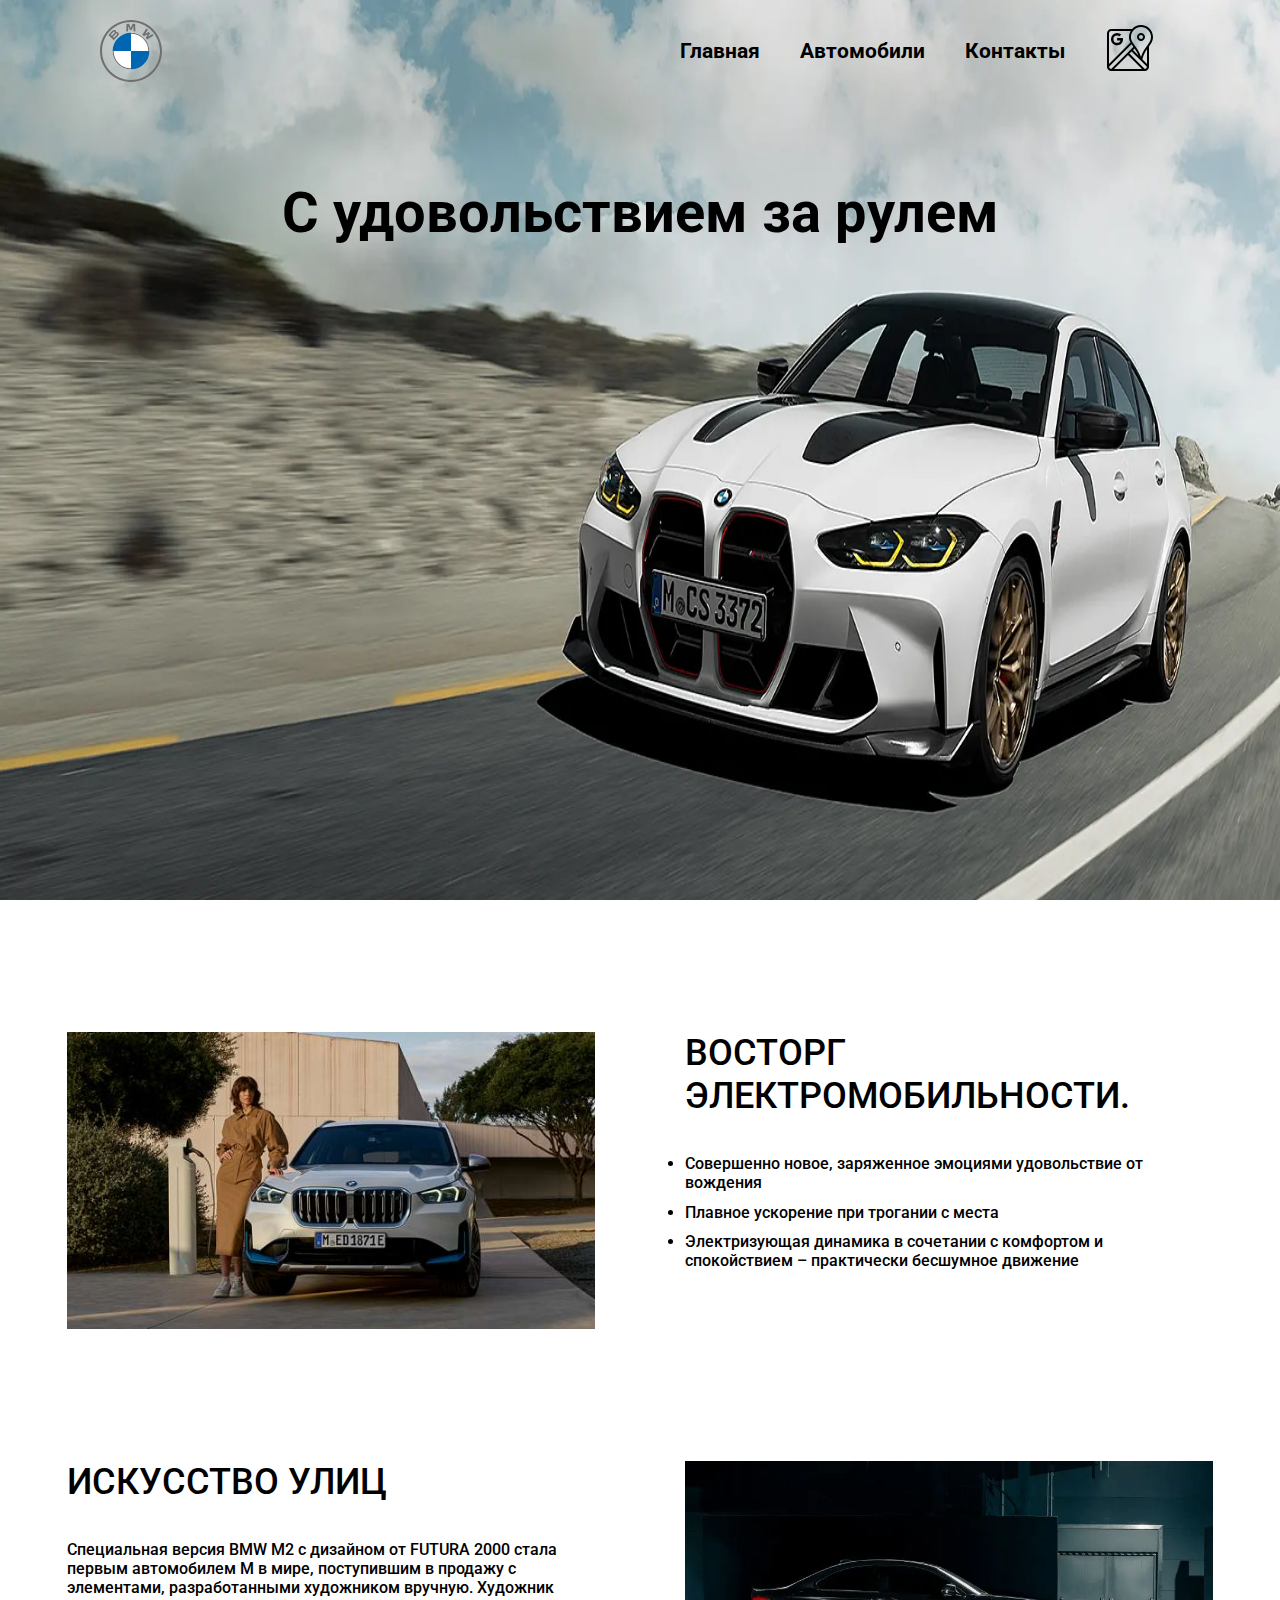
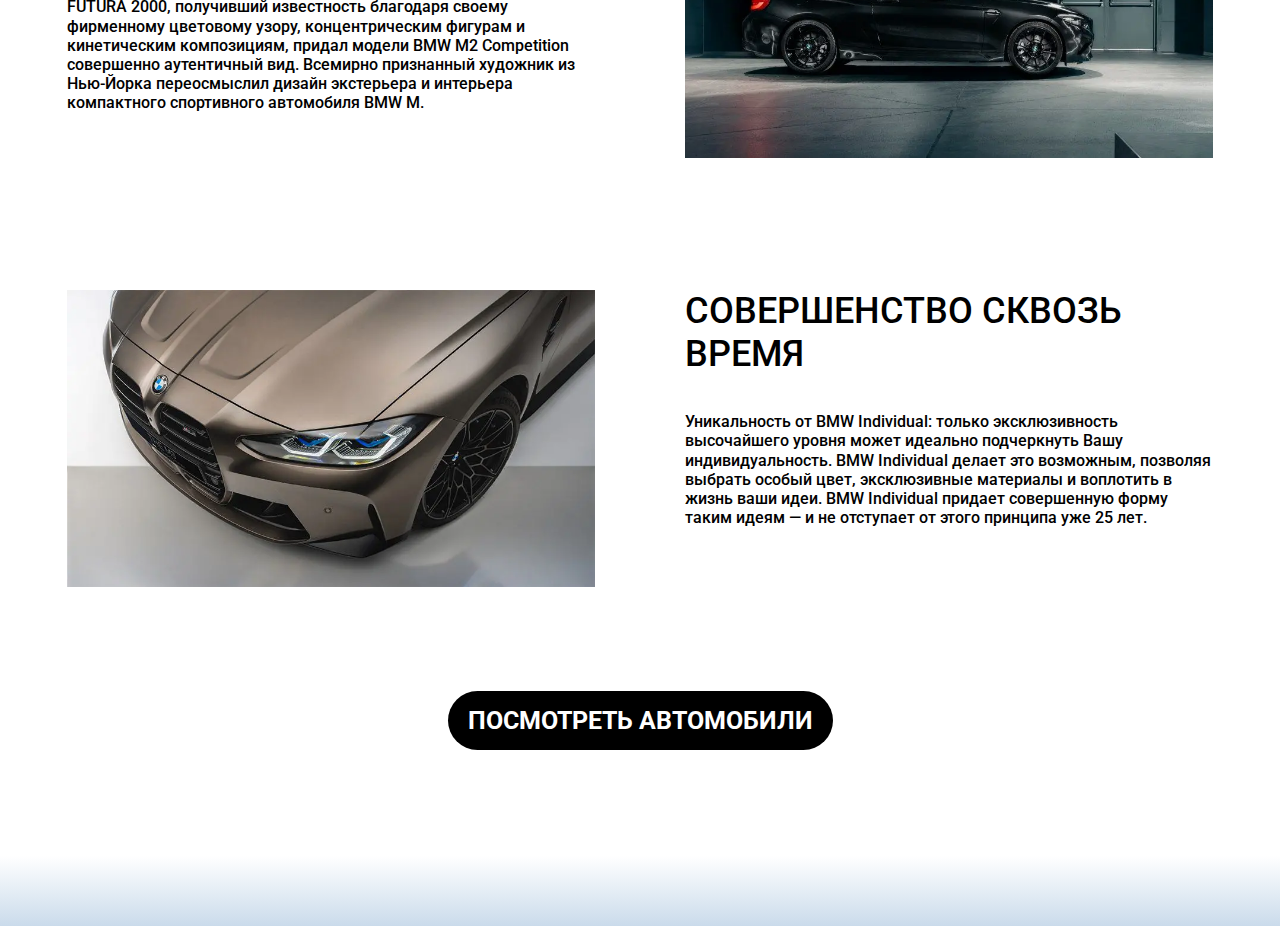
<file: index.html>
<!DOCTYPE html>
<html lang="ru">

<head>
  <meta charset="UTF-8">
  <meta name="viewport" content="width=device-width, initial-scale=1.0">
  <title>BMW</title>
  <link rel="preconnect" href="https://fonts.googleapis.com">
  <link rel="preconnect" href="https://fonts.gstatic.com" crossorigin>
  <link href="https://fonts.googleapis.com/css2?family=Roboto:wght@500;700&display=swap" rel="stylesheet">
  <link rel="stylesheet" href="https://cdn.jsdelivr.net/npm/swiper@10/swiper-bundle.min.css">
  <link rel="stylesheet" href="css/reset.css">
  <link rel="stylesheet" href="css/style.min.css">
</head>

<body>
<header class="header header__main">
  <div class="container">
    <div class="header__nav">
        <img src="images/BMW_logo.svg" alt="">
      <nav class="menu">
        <ul class="menu__list">
          <li class="menu__item">
            <a href="index.html" class="menu__link">Главная</a>
          </li>
          <li class="menu__item">
            <a href="all-models.html" class="menu__link">Автомобили</a>
          </li>
          <li class="menu__item">
            <a href="contacts.html" class="menu__link">Контакты</a>
          </li>
          <li class="menu__item">
            <a href="located.html" class="menu__link"><img src="images/locator.svg" alt=""></a>
          </li>
        </ul>
      </nav>
    </div>
  </div>
</header>
<main>
  <section class="top">
    <div class="container">
      <h1 class="title">
        С удовольствием за рулем
      </h1>
    </div>
  </section>
<img src="images/bmw__main-images.webp" alt="" class="top__image">
  <div class="wrapper__main">
    <section class="bmw-i__main">
      <div class="bmw-i__image">
        <img src="images/bmw-i__main.webp" alt="">
      </div>
      <div class="bmw-i__text">
        <h2>ВОСТОРГ ЭЛЕКТРОМОБИЛЬНОСТИ.</h2>
        <li>Совершенно новое, заряженное эмоциями удовольствие от вождения</li>
        <li>Плавное ускорение при трогании с места</li>
        <li>Электризующая динамика в сочетании с комфортом и спокойствием – практически бесшумное движение</li>
      </div>
    </section>
    <section class="bmw-m2__main">
      <div class="bmw-m2__text">
        <h2>ИСКУССТВО УЛИЦ</h2>
        <p>Специальная версия BMW M2 с дизайном от FUTURA 2000 стала первым автомобилем M в мире, поступившим в продажу с
        элементами, разработанными художником вручную. Художник FUTURA 2000, получивший известность благодаря своему фирменному
        цветовому узору, концентрическим фигурам и кинетическим композициям, придал модели BMW M2 Competition совершенно
        аутентичный вид. Всемирно признанный художник из Нью-Йорка переосмыслил дизайн экстерьера и интерьера компактного
        спортивного автомобиля BMW M.</p>
      </div>
      <div class="bmw-m2__image">
        <img src="images/bmw-m2__main.webp" alt="">
      </div>
    </section>
    <section class="bmw-individual__main">
      <div class="bmw-m2__image">
        <img src="images/bmw-individual__main.webp" alt="">
      </div>
      <div class="bmw-individual__text">
        <h2>СОВЕРШЕНСТВО СКВОЗЬ ВРЕМЯ</h2>
        <p>Уникальность от BMW Individual: только эксклюзивность высочайшего уровня может идеально подчеркнуть Вашу
        индивидуальность. BMW Individual делает это возможным, позволяя выбрать особый цвет, эксклюзивные материалы и воплотить
        в жизнь ваши идеи. BMW Individual придает совершенную форму таким идеям — и не отступает от этого принципа уже 25 лет.</p>
      </div>
      
      </div>
    </section>
    </div>
    <div class="filter__button">
    <a href="filter.html" class="filter__btn">ПОСМОТРЕТЬ АВТОМОБИЛИ</a>
    </div>
</main>
<footer class="main__footer">
  
</footer>
</body>

</html>
</file>
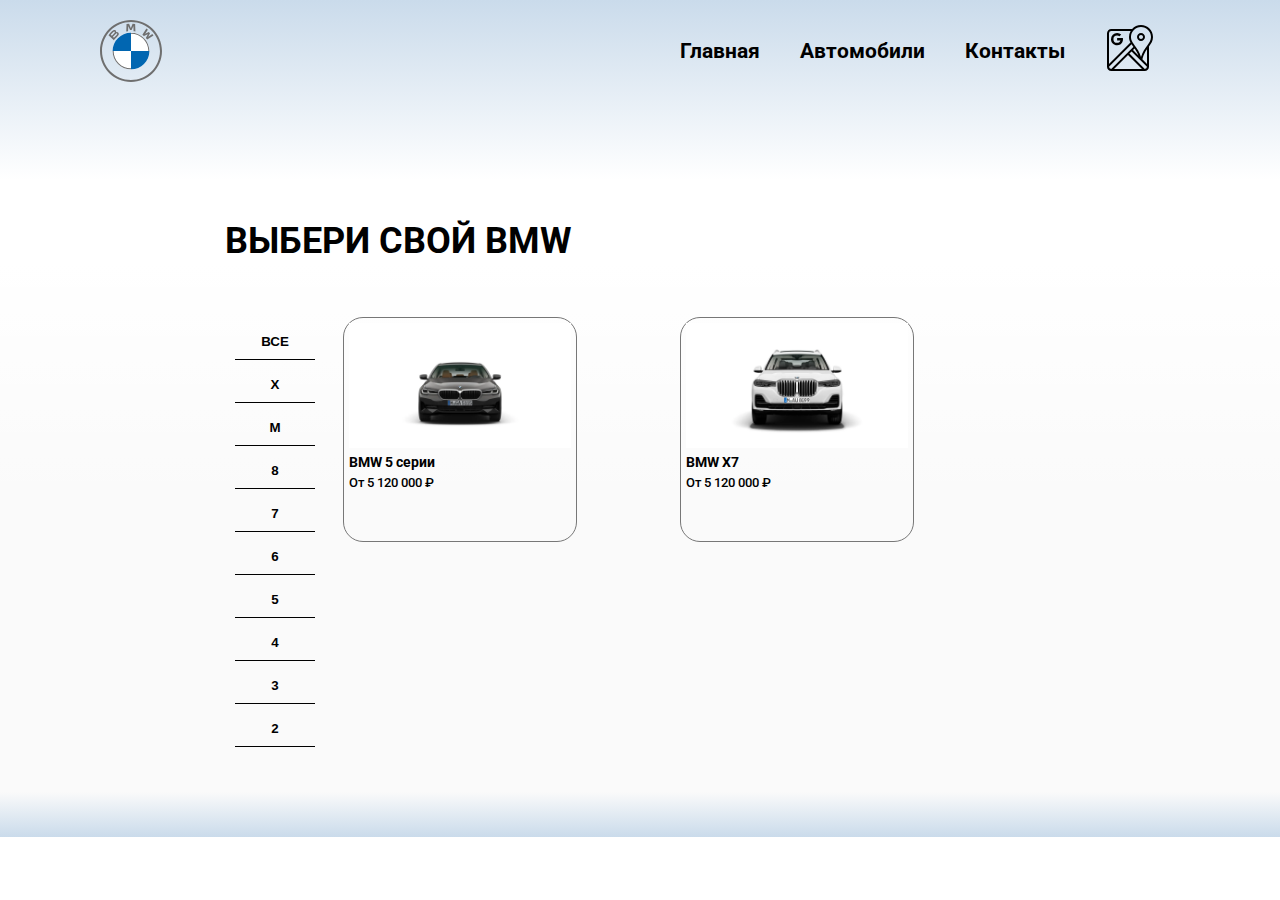
<file: all-models.html>
<!DOCTYPE html>
<html lang="ru">

<head>
  <meta charset="UTF-8">
  <meta name="viewport" content="width=device-width, initial-scale=1.0">
  <title>BMW</title>
<link rel="preconnect" href="https://fonts.googleapis.com">
<link rel="preconnect" href="https://fonts.gstatic.com" crossorigin>
<link href="https://fonts.googleapis.com/css2?family=Roboto:wght@500;700&display=swap" rel="stylesheet">
  <link rel="stylesheet" href="https://cdn.jsdelivr.net/npm/swiper@10/swiper-bundle.min.css">
  <link rel="stylesheet" href="css/reset.css">
  <link rel="stylesheet" href="css/style.min.css">
</head>

<body>
<header class="header">
  <div class="container">
    <div class="header__nav">
        <img src="images/BMW_logo.svg" alt="">
      <nav class="menu">
        <ul class="menu__list">
          <li class="menu__item">
            <a href="index.html" class="menu__link">Главная</a>
          </li>
          <li class="menu__item">
            <a href="all-models.html" class="menu__link">Автомобили</a>
          </li>
          <li class="menu__item">
            <a href="contacts.html" class="menu__link">Контакты</a>
          </li>
          <li class="menu__item">
            <a href="located.html" class="menu__link"><img src="images/locator.svg" alt=""></a>
          </li>
        </ul>
      </nav>
    </div>
  </div>
</header>
<main class="main__filter">
  <div class="main__filter-content">
  <div class="filter__title">
    <h1>ВЫБЕРИ СВОЙ BMW</h1>
  </div>
  <div class="filter">
    <div class="filter__nav">
      <li>
        <button class="filter__nav-btn" data-button="all--models">
          <h3>ВСЕ</h3>
        </button>
        <div class="line"></div>
      </li>
      <li>
        <button class="filter__nav-btn" data-button="models--Xseries">
          <h3>X</h3>
        </button>
        <div class="line"></div>
      </li>
      <li>
        <button class="filter__nav-btn" data-button="models--M">
          <h3>M</h3>
        </button>
        <div class="line"></div>
      </li>
      <li>
        <button class="filter__nav-btn" data-button="models--8">
          <h3>8</h3>
        </button>
        <div class="line"></div>
      </li>
      <li>
        <button class="filter__nav-btn" data-button="models--7">
          <h3>7</h3>
        </button>
        <div class="line"></div>
      </li>
      <li>
        <button class="filter__nav-btn" data-button="models--6">
          <h3>6</h3>
        </button>
        <div class="line"></div>
      </li>
      <li>
        <button class="filter__nav-btn" data-button="models--5">
          <h3>5</h3>
        </button>
        <div class="line"></div>
      </li>
      <li>
        <button class="filter__nav-btn" data-button="models--4">
          <h3>4</h3>
        </button>
        <div class="line"></div>
      </li>
      <li>
        <button class="filter__nav-btn" data-button="models--3">
          <h3>3</h3>
        </button>
        <div class="line"></div>
      </li>
      <li>
        <button class="filter__nav-btn" data-button="models-2">
          <h3>2</h3>
        </button>
        <div class="line"></div>
      </li>
      
    </div>
    <div class="filter__models">
        <a href="bmw5series.html" class="filter__models-btn filter-item models--5 all--models filter-item__active">
          <img src="images/bmw5filter.webp " alt="">
          <h3 class="filter__models-title">BMW 5 серии</h3>
          <p class="filter__models-text">От 5 120 000 ₽</p>
        </a>
        <a href="bmwX7series.html" class="filter__models-btn filter-item models--Xseries all--models filter-item__active">
          <img src="images/bmwX7basefront.webp " alt="">
          <h3 class="filter__models-title">BMW X7</h3>
          <p class="filter__models-text">От 5 120 000 ₽</p>
        </a>
    </div>
        
  </div>
</div>
</main>
<script src="js/filter.min.js"></script>
<footer class="footer">
  
</footer>
</body>

</html>
</file>
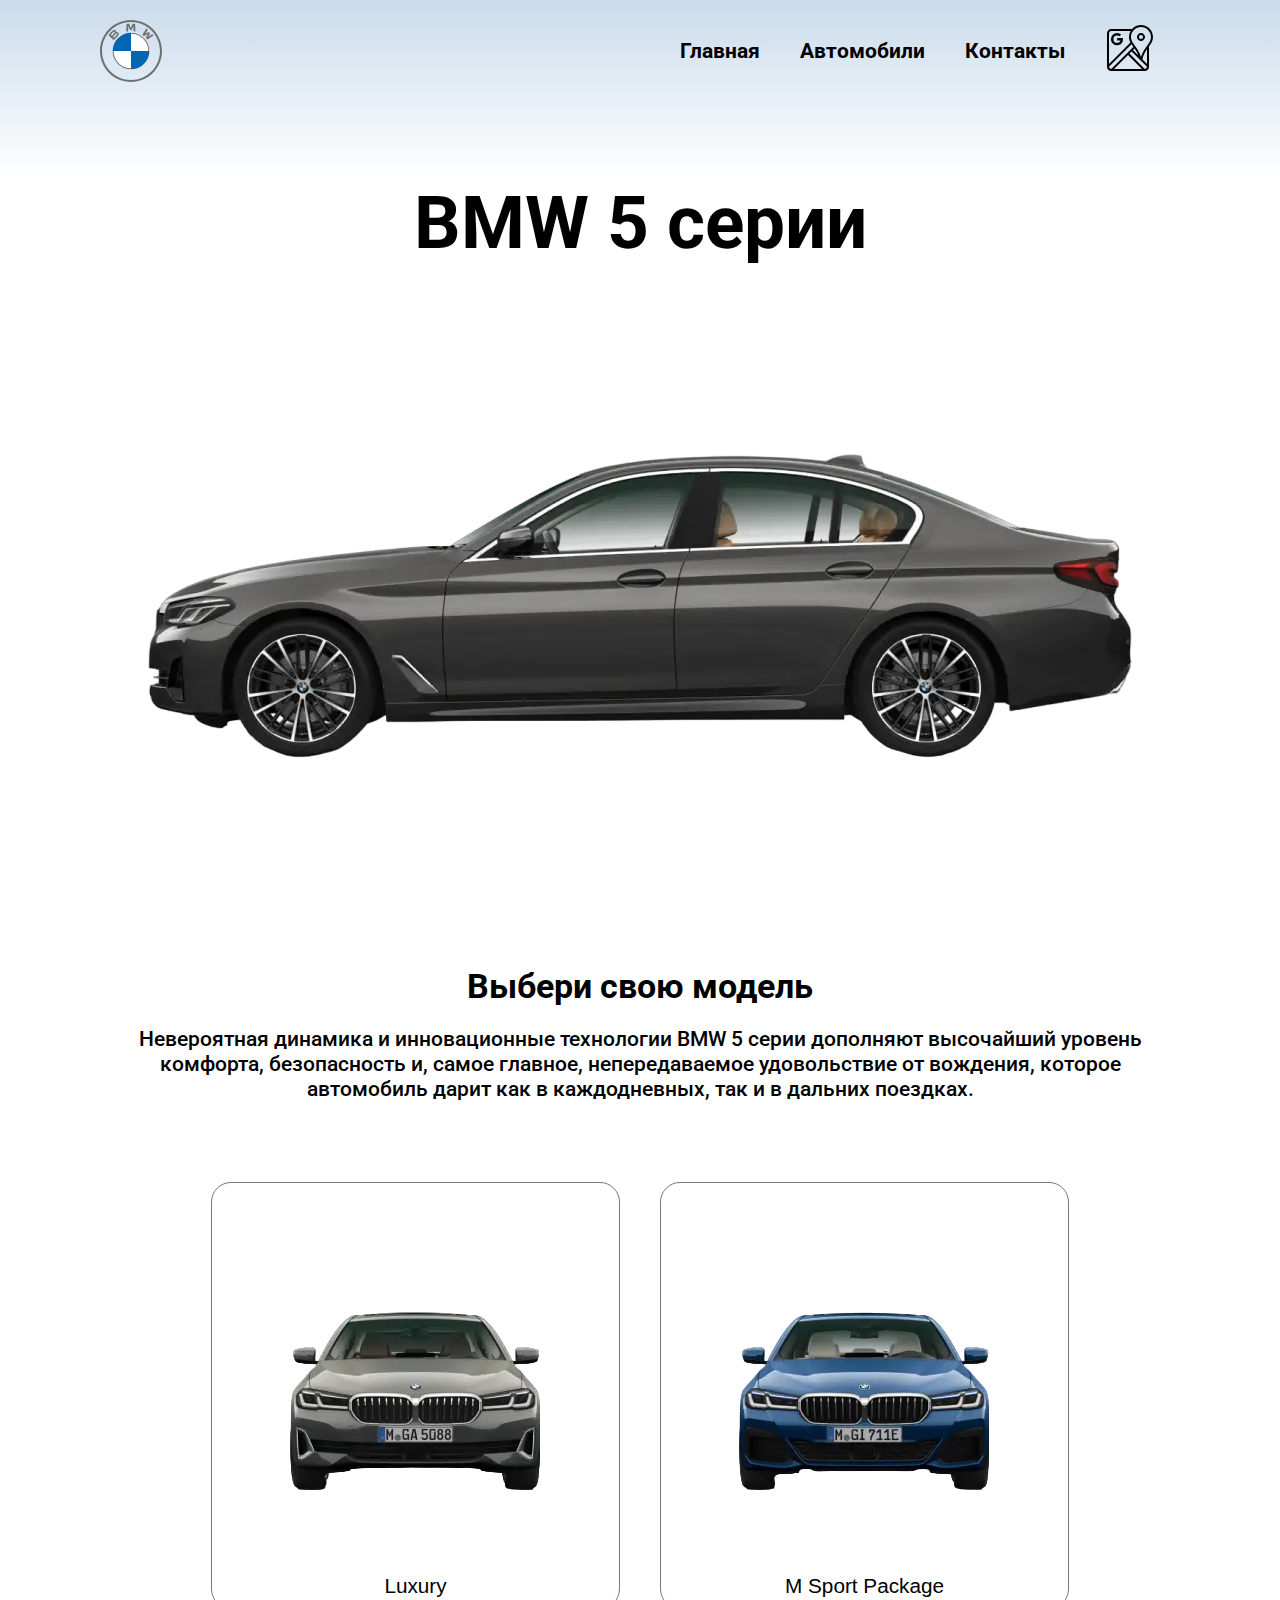
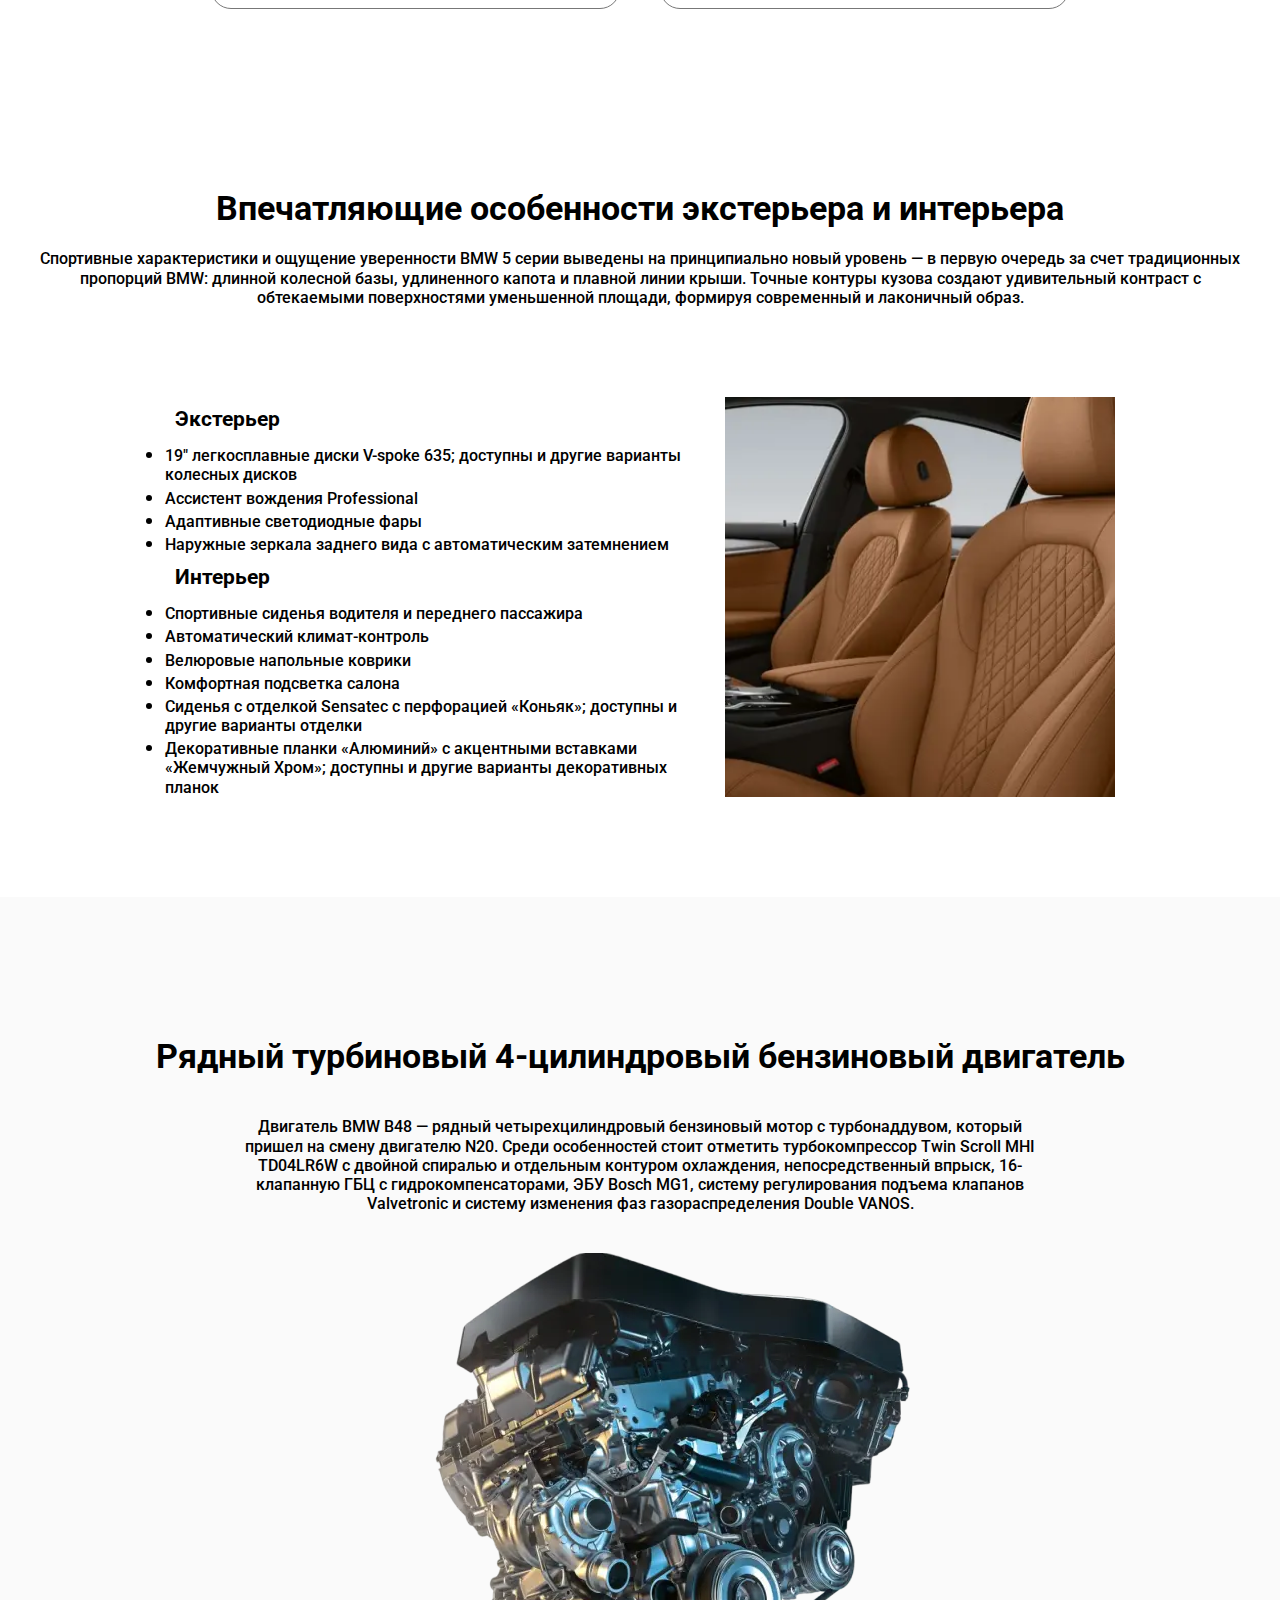
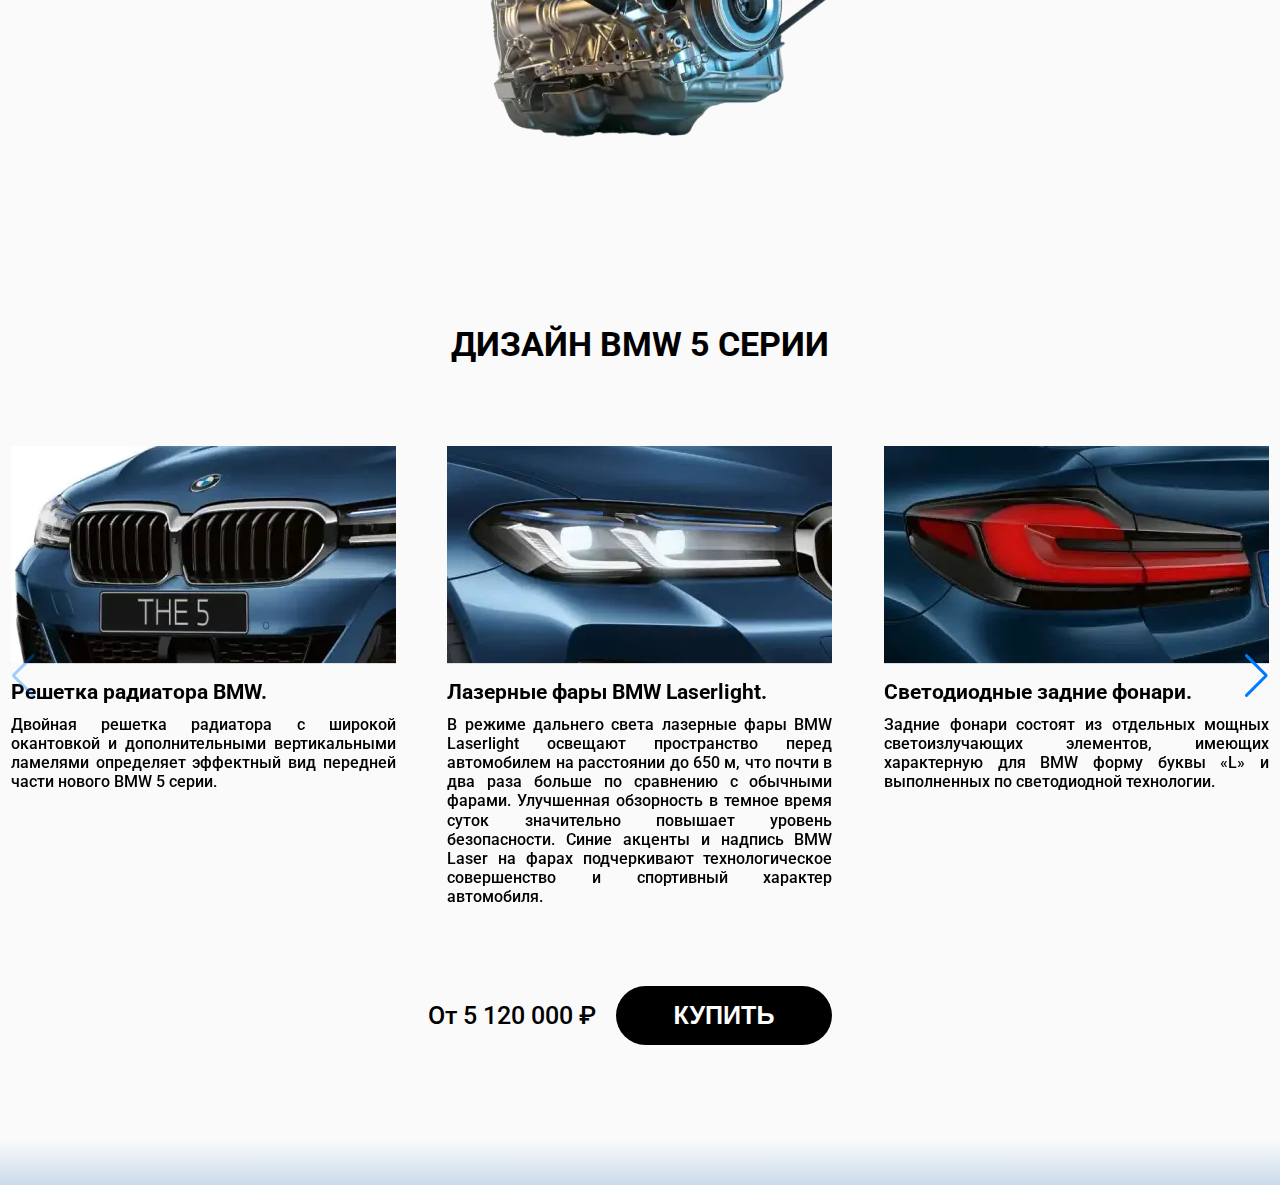
<file: bmw5series.html>
<!DOCTYPE html>
<html lang="ru">

<head>
  <meta charset="UTF-8">
  <meta name="viewport" content="width=device-width, initial-scale=1.0">
  <title>BMW</title>
<link rel="preconnect" href="https://fonts.googleapis.com">
<link rel="preconnect" href="https://fonts.gstatic.com" crossorigin>
<link href="https://fonts.googleapis.com/css2?family=Roboto:wght@500;700&display=swap" rel="stylesheet">
  <link rel="stylesheet" href="https://cdn.jsdelivr.net/npm/swiper@10/swiper-bundle.min.css">
  <link rel="stylesheet" href="css/reset.css">
  <link rel="stylesheet" href="css/style.min.css">
</head>

<body>
<header class="header">
  <div class="container">
    <div class="header__nav">
        <img src="images/BMW_logo.svg" alt="">
      <nav class="menu">
        <ul class="menu__list">
          <li class="menu__item">
            <a href="index.html" class="menu__link">Главная</a>
          </li>
          <li class="menu__item">
            <a href="all-models.html" class="menu__link">Автомобили</a>
          </li>
          <li class="menu__item">
            <a href="contacts.html" class="menu__link">Контакты</a>
          </li>
          <li class="menu__item">
            <a href="located.html" class="menu__link"><img src="images/locator.svg" alt=""></a>
          </li>
        </ul>
      </nav>
    </div>
  </div>
</header>
<div class="car__content">
  <h1 class="title">
    <span class="BMW">BMW 5 серии</span>
  </h1>
  <div class="car__content-images">
    <img class="content-item content-item__active model--base" src="images/bmw5base.webp" alt="">
    <img class="content-item model--luxary" src="images/bmw5luxary.webp" alt="">
    <img class="content-item model--M" src="images/bmw5M.webp" alt="">
  </div>
</div>
<main>
  <section class="choose-model">
    <div class="container">
      <h3 class="choose-model__title">
        Выбери свою модель
      </h3>
      <p class="choose-model__text">
        Невероятная динамика и инновационные технологии BMW 5 серии дополняют высочайший уровень комфорта, безопасность и, самое
        главное, непередаваемое удовольствие от вождения, которое автомобиль дарит как в каждодневных, так и в дальних поездках.
      </p>
      <div class="choose-model__list">
        <button class="choose-model_btn choose-model_btn-active" data-button="model--base">
          <img src="images/bmw5basefront.webp " alt="">
          <h3 class="choose-model_text">Base</h3>
        </button>
        <button class="choose-model_btn" data-button="model--luxary">
          <img src="images/bmw5luxaryfront.webp" alt="">
          <h3 class="choose-model_text">Luxury</h3>
        </button>
        <button class="choose-model_btn" data-button="model--M">
          <img src="images/bmw5Mfront.webp" alt="">
          <h3 class="choose-model_text">M Sport Package</h3>
        </button>
      </div>
    </div>
  </section>
  <section class="equipment">
    <div class="container">
      <h2 class="equipment__title main__title">
        Впечатляющие особенности экстерьера и интерьера
      </h2>
      <p class="equipment__text">
        Спортивные характеристики и ощущение уверенности BMW 5 серии выведены на принципиально новый уровень — в первую очередь
        за счет традиционных пропорций BMW: длинной колесной базы, удлиненного капота и плавной линии крыши. Точные контуры
        кузова создают удивительный контраст с обтекаемыми поверхностями уменьшенной площади, формируя современный и лаконичный
        образ.
      </p>
      <div class="equipment__inner">
        <div class="equipment__inner-text">
          <h4>Экстерьер</h4>
          <ul>
            <li><p>19" легкосплавные диски V-spoke 635; доступны и другие варианты колесных дисков</p></li>
            <li><p>Ассистент вождения Professional</p></li>
            <li><p>Адаптивные светодиодные фары</p></li>
            <li><p>Наружные зеркала заднего вида с автоматическим затемнением</p></li>
          </ul>

          <h4>Интерьер</h4>
          <ul>
            <li><p>Спортивные сиденья водителя и переднего пассажира</p></li>
            <li><p>Автоматический климат-контроль</p></li>
            <li><p>Велюровые напольные коврики</p></li>
            <li><p>Комфортная подсветка салона</p></li>
            <li><p>Сиденья с отделкой Sensatec с перфорацией «Коньяк»; доступны и другие варианты отделки</p></li>
            <li><p>Декоративные планки «Алюминий» с акцентными вставками «Жемчужный Хром»; доступны и другие варианты декоративных планок</p></li>
          </ul>
        </div>
        <img src="images/hero_bmw5.webp" alt="" class="class">
        </div>

      </div>

    </div>
  </section>
  <section class="engine">
    <div class="container">
      <h2 class="engine__title main__title">
        Рядный турбиновый 4-цилиндровый бензиновый двигатель
      </h2>
      <p class="engine__text">
        Двигатель BMW B48 — рядный четырехцилиндровый бензиновый мотор с турбонаддувом, который пришел на смену двигателю N20.
        Среди особенностей стоит отметить турбокомпрессор Twin Scroll MHI TD04LR6W с двойной спиралью и отдельным контуром
        охлаждения, непосредственный впрыск, 16-клапанную ГБЦ с гидрокомпенсаторами, ЭБУ Bosch MG1, систему регулирования
        подъема клапанов Valvetronic и систему изменения фаз газораспределения Double VANOS.
      </p>
      <img src="images/bmw5_engine.webp" alt="">
      </div>
  </section>
  <section class="design">
      <h2 class="design__title main__title">
        ДИЗАЙН BMW 5 СЕРИИ
      </h2>
      <div class="swiper">
        <div class="swiper-wrapper">
          <div class="swiper-slide">
            <img src="images/bmw5grill.webp" alt="">
            <div class="slide__info"><h4 class="">
            Решетка радиатора BMW.
          </h4>
          <p class="">
            Двойная решетка радиатора с широкой окантовкой и дополнительными вертикальными ламелями   определяет эффектный вид
            передней части нового BMW 5 серии.
          </p></div>
          
        </div>
        <div class="swiper-slide">
          <img src="images/bmw5headlight.webp" alt="">
          <div class="slide__info"><h4 class="">
            Лазерные фары BMW Laserlight.
          </h4>
          <p class="">
            В режиме дальнего света лазерные фары BMW Laserlight освещают пространство перед автомобилем на расстоянии до 650
            м, что
            почти в два раза больше по сравнению с обычными фарами. Улучшенная обзорность в темное время суток значительно
            повышает
            уровень безопасности. Синие акценты и надпись BMW Laser на фарах подчеркивают технологическое совершенство и
            спортивный
            характер автомобиля.
          </p></div>
          
        </div>
        <div class="swiper-slide">
          <img src="images/bmw5flashlight.webp" alt="">
          <div class="slide__info"><h4 class="">
            Светодиодные задние фонари.
          </h4>
          <p class="">
            Задние фонари состоят из отдельных мощных светоизлучающих элементов, имеющих характерную для BMW форму буквы «L» и
            выполненных по светодиодной технологии.
          </p></div>
          
        </div>
        <div class="swiper-slide">
          <img src="images/bmw5exhaust.webp" alt="">
          <div class="slide__info"><h4 class="">
            Патрубки выхлопной системы, видимые, трапециевидной формы.
          </h4>
          <p class="">
            Видимые патрубки выхлопной системы трапециевидной формы с хромированным покрытием, расположенные слева и справа.
          </p></div>
          
        </div>
        <div class="swiper-slide">
          <img src="images/bmw5backlight.webp" alt="">
          <div class="slide__info"><h4 class="">
            Комфортная подсветка салона.
          </h4>
          <p class="">
            Контурная комфортная подсветка салона в передних и задних дверях создает в салоне автомобиля уютную и
            расслабляющую
            атмосферу. Предусмотрено шесть цветов с регулируемой яркостью освещения, а также функция динамического освещения и
            четыре сценария.
          </p></div>
          
        </div>
        <div class="swiper-slide">
          <img src="images/bmw5gearbox.webp" alt="">
          <div class="slide__info"><h4 class="">
            Керамическая отделка органов управления.
          </h4>
          <p class="">
            Эксклюзивные керамические элементы отделки органов управления — рычага коробки передач, органов управление
            аудиосистемой
            и климат-контролем и окантовки контроллера iDrive — придают салону еще более роскошный облик.
          </p></div>
          
        </div>
      </div>
  <div class="swiper-button-next"></div>
  <div class="swiper-button-prev"></div>
  </div>
    <div class="sell__price">
    <p>От 5 120 000 ₽</p>
    <button class="buy__btn">КУПИТЬ</button>
  </section>
  
</main>
<script src="https://cdn.jsdelivr.net/npm/swiper@10/swiper-bundle.min.js"></script>
<script src="js/main.min.js"></script>
<footer class="footer">
  
</footer>
</body>

</html>
</file>
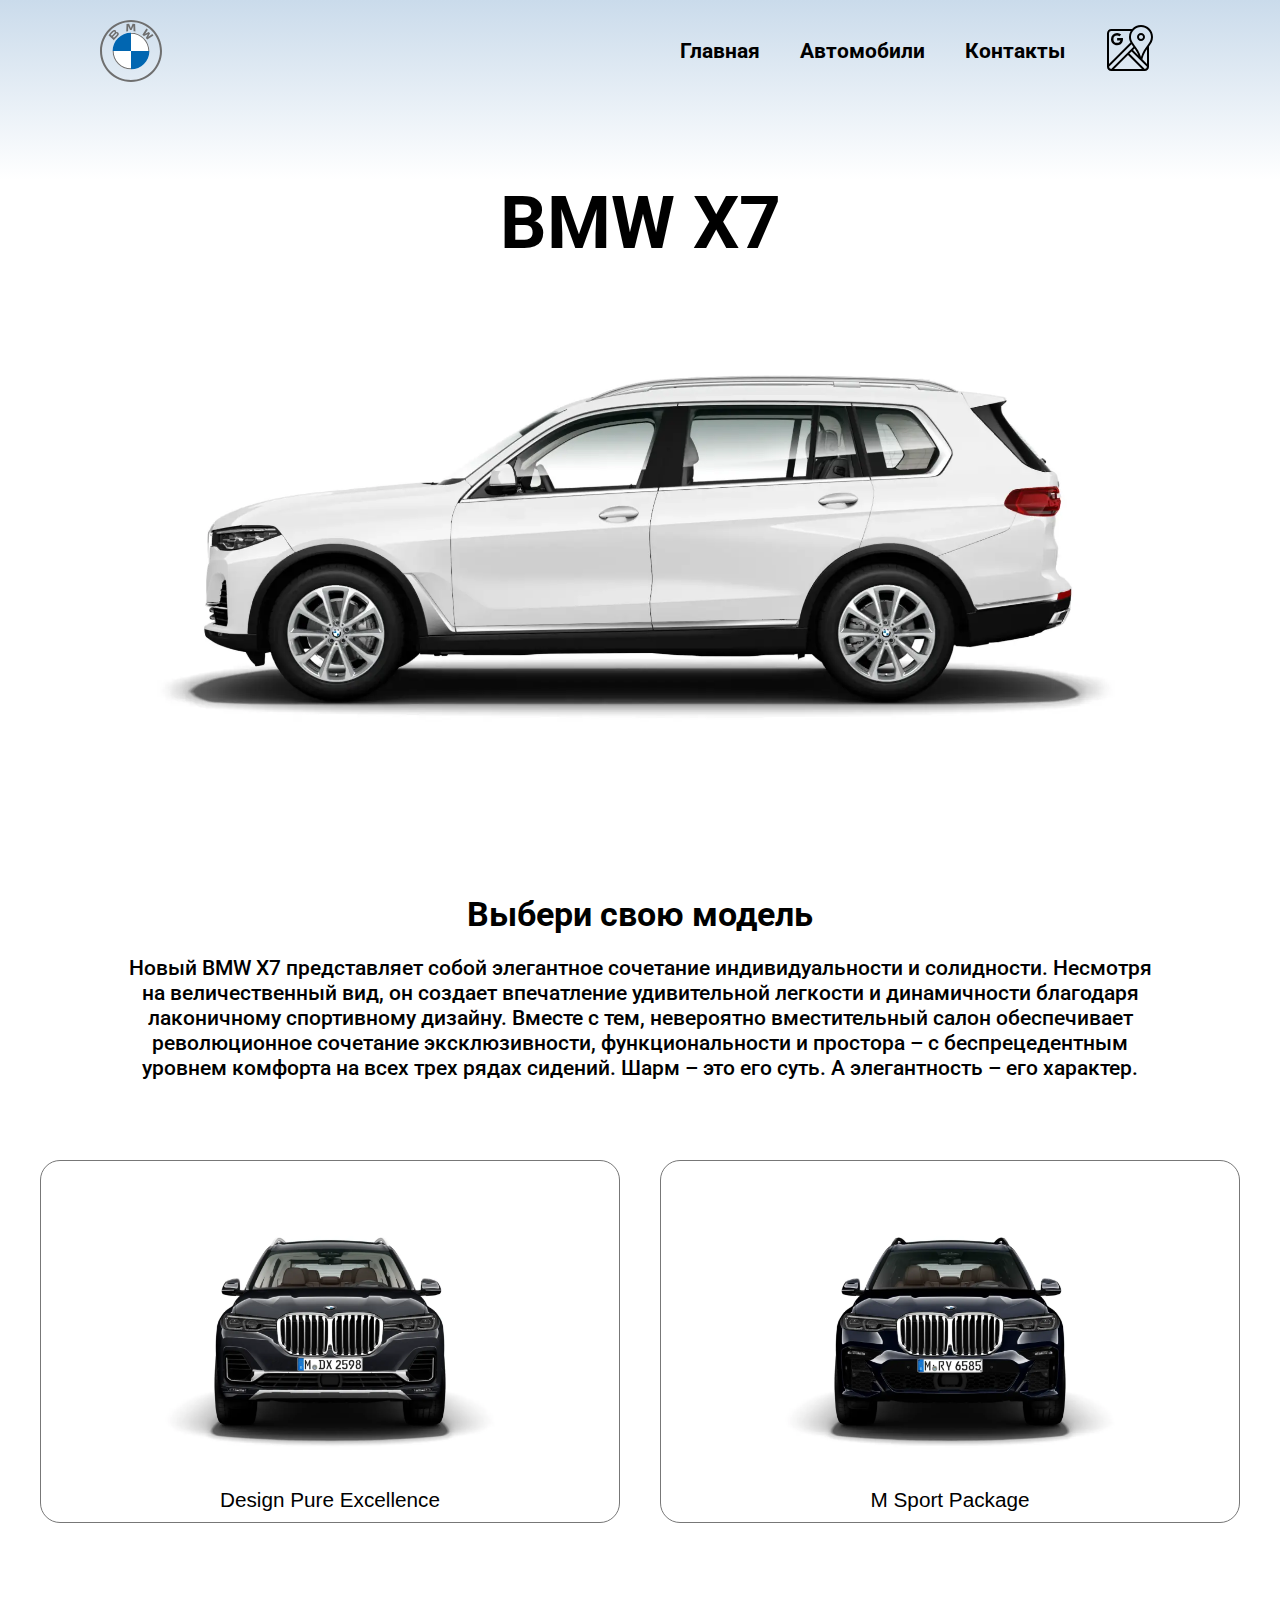
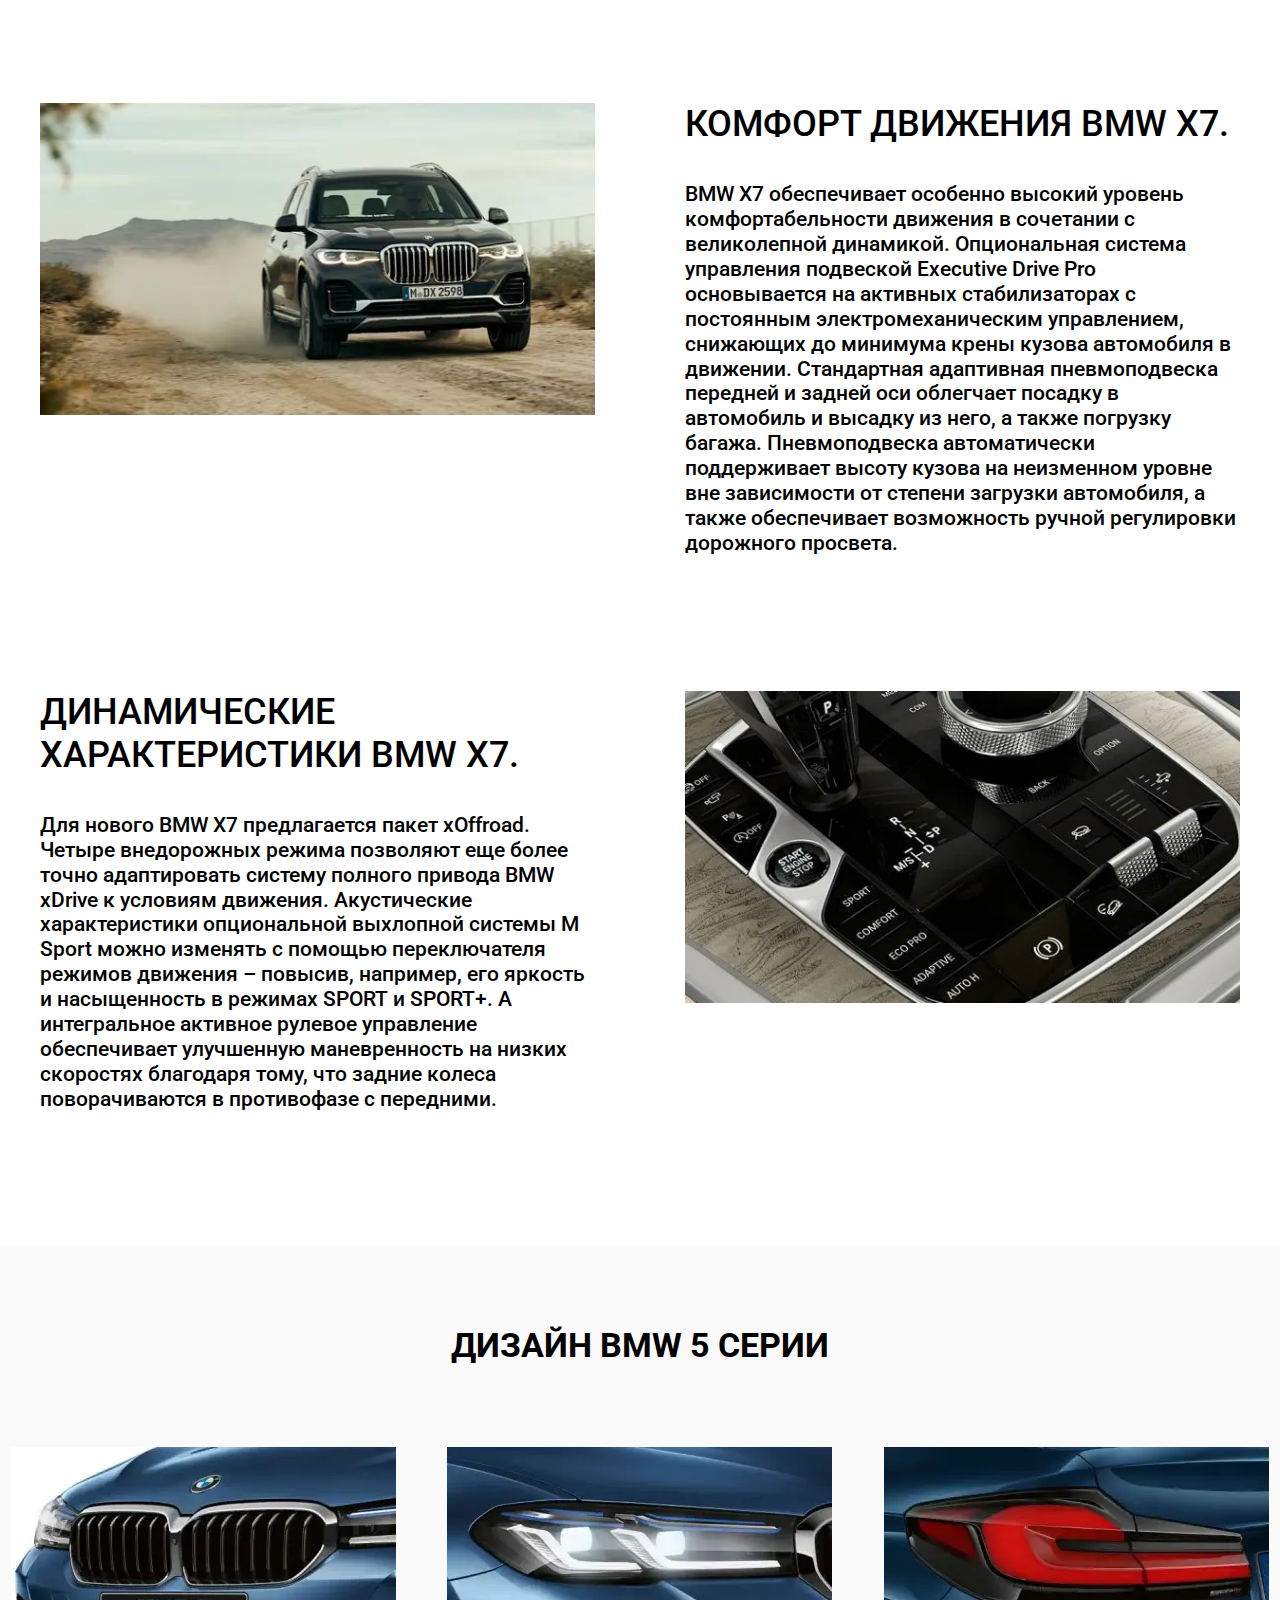
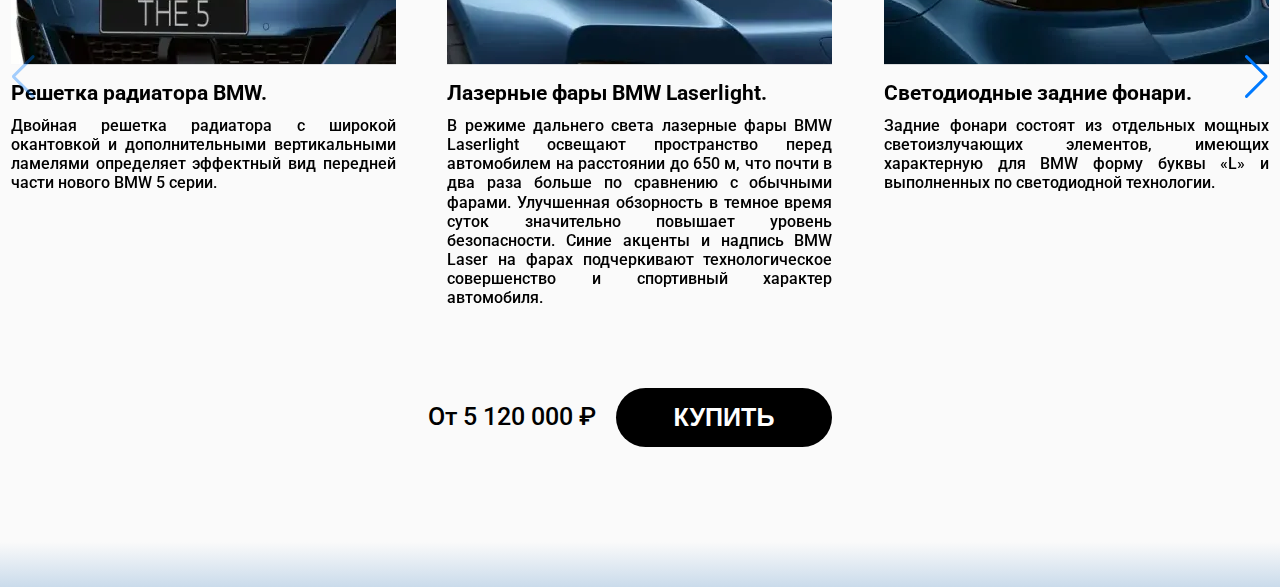
<file: bmwX7series.html>
<!DOCTYPE html>
<html lang="ru">

<head>
  <meta charset="UTF-8">
  <meta name="viewport" content="width=device-width, initial-scale=1.0">
  <title>BMW</title>
<link rel="preconnect" href="https://fonts.googleapis.com">
<link rel="preconnect" href="https://fonts.gstatic.com" crossorigin>
<link href="https://fonts.googleapis.com/css2?family=Roboto:wght@500;700&display=swap" rel="stylesheet">
  <link rel="stylesheet" href="https://cdn.jsdelivr.net/npm/swiper@10/swiper-bundle.min.css">
  <link rel="stylesheet" href="css/reset.css">
  <link rel="stylesheet" href="css/style.min.css">
</head>

<body>
<header class="header">
  <div class="container">
    <div class="header__nav">
        <img src="images/BMW_logo.svg" alt="">
      <nav class="menu">
        <ul class="menu__list">
          <li class="menu__item">
            <a href="index.html" class="menu__link">Главная</a>
          </li>
          <li class="menu__item">
            <a href="all-models.html" class="menu__link">Автомобили</a>
          </li>
          <li class="menu__item">
            <a href="contacts.html" class="menu__link">Контакты</a>
          </li>
          <li class="menu__item">
            <a href="located.html" class="menu__link"><img src="images/locator.svg" alt=""></a>
          </li>
        </ul>
      </nav>
    </div>
  </div>
</header>
<div class="car__content">
  <h1 class="title">
    <span class="BMW">BMW X7</span>
  </h1>
  <div class="car__content-images">
    <img class="content-item content-item__active model--base" src="images/bmwX7base.webp" alt="">
    <img class="content-item model--pure" src="images/bmwX7pure.webp" alt="">
    <img class="content-item model--M" src="images/bmwX7M.webp" alt="">
  </div>
</div>
<main>
  <section class="choose-model">
    <div class="container">
      <h3 class="choose-model__title">
        Выбери свою модель
      </h3>
      <p class="choose-model__text">
        Новый BMW X7 представляет собой элегантное сочетание индивидуальности и солидности. Несмотря на величественный вид, он
        создает впечатление удивительной легкости и динамичности благодаря лаконичному спортивному дизайну. Вместе с тем,
        невероятно вместительный салон обеспечивает революционное сочетание эксклюзивности, функциональности и простора – с
        беспрецедентным уровнем комфорта на всех трех рядах сидений. Шарм – это его суть. А элегантность – его характер.
      </p>
      <div class="choose-model__list">
        <button class="choose-model_btn choose-model_btn-active" data-button="model--base">
          <img src="images/bmwX7basefront.webp " alt="">
          <h3 class="choose-model_text">Base</h3>
        </button>
        <button class="choose-model_btn" data-button="model--pure">
          <img src="images/bmwX7purefront.webp" alt="">
          <h3 class="choose-model_text">Design Pure Excellence</h3>
        </button>
        <button class="choose-model_btn" data-button="model--M">
          <img src="images/bmwX7Mfront.webp" alt="">
          <h3 class="choose-model_text">M Sport Package</h3>
        </button>
      </div>
    </div>
  </section>
<div class="wrapper__X7">
  <section class="info">
    <div class="info__img"><img src="images/bmwX7info1.webp" alt=""></div>
    <div class="info__text">
      <h2>
        КОМФОРТ ДВИЖЕНИЯ BMW X7.
      </h2>
      <p>
        BMW X7 обеспечивает особенно высокий уровень комфортабельности движения в сочетании с великолепной динамикой.
        Опциональная система управления подвеской Executive Drive Pro основывается на активных стабилизаторах с постоянным
        электромеханическим управлением, снижающих до минимума крены кузова автомобиля в движении. Стандартная адаптивная
        пневмоподвеска передней и задней оси облегчает посадку в автомобиль и высадку из него, а также погрузку багажа.
        Пневмоподвеска автоматически поддерживает высоту кузова на неизменном уровне вне зависимости от степени загрузки
        автомобиля, а также обеспечивает возможность ручной регулировки дорожного просвета.
      </p>
    </div>
  </section>
  <section class="info">
    <div class="info__text">
      <h2>
        ДИНАМИЧЕСКИЕ ХАРАКТЕРИСТИКИ BMW X7.
      </h2>
      <p>
        Для нового BMW X7 предлагается пакет xOffroad. Четыре внедорожных режима позволяют еще более точно адаптировать систему
        полного привода BMW xDrive к условиям движения. Акустические характеристики опциональной выхлопной системы M Sport можно
        изменять с помощью переключателя режимов движения – повысив, например, его яркость и насыщенность в режимах SPORT и
        SPORT+. А интегральное активное рулевое управление обеспечивает улучшенную маневренность на низких скоростях благодаря
        тому, что задние колеса поворачиваются в противофазе с передними.
      </p>
    </div>
      <div class="info__img"><img src="images/bmwX7info2.webp" alt=""></div>
  </section>
</div>
  <section class="design">
      <h2 class="design__title main__title">
        ДИЗАЙН BMW 5 СЕРИИ
      </h2>
      <div class="swiper">
        <div class="swiper-wrapper">
          <div class="swiper-slide">
            <img src="images/bmw5grill.webp" alt="">
            <div class="slide__info"><h4 class="">
            Решетка радиатора BMW.
          </h4>
          <p class="">
            Двойная решетка радиатора с широкой окантовкой и дополнительными вертикальными ламелями   определяет эффектный вид
            передней части нового BMW 5 серии.
          </p></div>
          
        </div>
        <div class="swiper-slide">
          <img src="images/bmw5headlight.webp" alt="">
          <div class="slide__info"><h4 class="">
            Лазерные фары BMW Laserlight.
          </h4>
          <p class="">
            В режиме дальнего света лазерные фары BMW Laserlight освещают пространство перед автомобилем на расстоянии до 650
            м, что
            почти в два раза больше по сравнению с обычными фарами. Улучшенная обзорность в темное время суток значительно
            повышает
            уровень безопасности. Синие акценты и надпись BMW Laser на фарах подчеркивают технологическое совершенство и
            спортивный
            характер автомобиля.
          </p></div>
          
        </div>
        <div class="swiper-slide">
          <img src="images/bmw5flashlight.webp" alt="">
          <div class="slide__info"><h4 class="">
            Светодиодные задние фонари.
          </h4>
          <p class="">
            Задние фонари состоят из отдельных мощных светоизлучающих элементов, имеющих характерную для BMW форму буквы «L» и
            выполненных по светодиодной технологии.
          </p></div>
          
        </div>
        <div class="swiper-slide">
          <img src="images/bmw5exhaust.webp" alt="">
          <div class="slide__info"><h4 class="">
            Патрубки выхлопной системы, видимые, трапециевидной формы.
          </h4>
          <p class="">
            Видимые патрубки выхлопной системы трапециевидной формы с хромированным покрытием, расположенные слева и справа.
          </p></div>
          
        </div>
        <div class="swiper-slide">
          <img src="images/bmw5backlight.webp" alt="">
          <div class="slide__info"><h4 class="">
            Комфортная подсветка салона.
          </h4>
          <p class="">
            Контурная комфортная подсветка салона в передних и задних дверях создает в салоне автомобиля уютную и
            расслабляющую
            атмосферу. Предусмотрено шесть цветов с регулируемой яркостью освещения, а также функция динамического освещения и
            четыре сценария.
          </p></div>
          
        </div>
        <div class="swiper-slide">
          <img src="images/bmw5gearbox.webp" alt="">
          <div class="slide__info"><h4 class="">
            Керамическая отделка органов управления.
          </h4>
          <p class="">
            Эксклюзивные керамические элементы отделки органов управления — рычага коробки передач, органов управление
            аудиосистемой
            и климат-контролем и окантовки контроллера iDrive — придают салону еще более роскошный облик.
          </p></div>
          
        </div>
      </div>
  <div class="swiper-button-next"></div>
  <div class="swiper-button-prev"></div>
  </div>
    <div class="sell__price">
    <p>От 5 120 000 ₽</p>
    <button class="buy__btn">КУПИТЬ</button>
  </section>
</main>
<script src="https://cdn.jsdelivr.net/npm/swiper@10/swiper-bundle.min.js"></script>
<script src="js/main.min.js"></script>
<footer class="footer">
  
</footer>
</body>

</html>
</file>
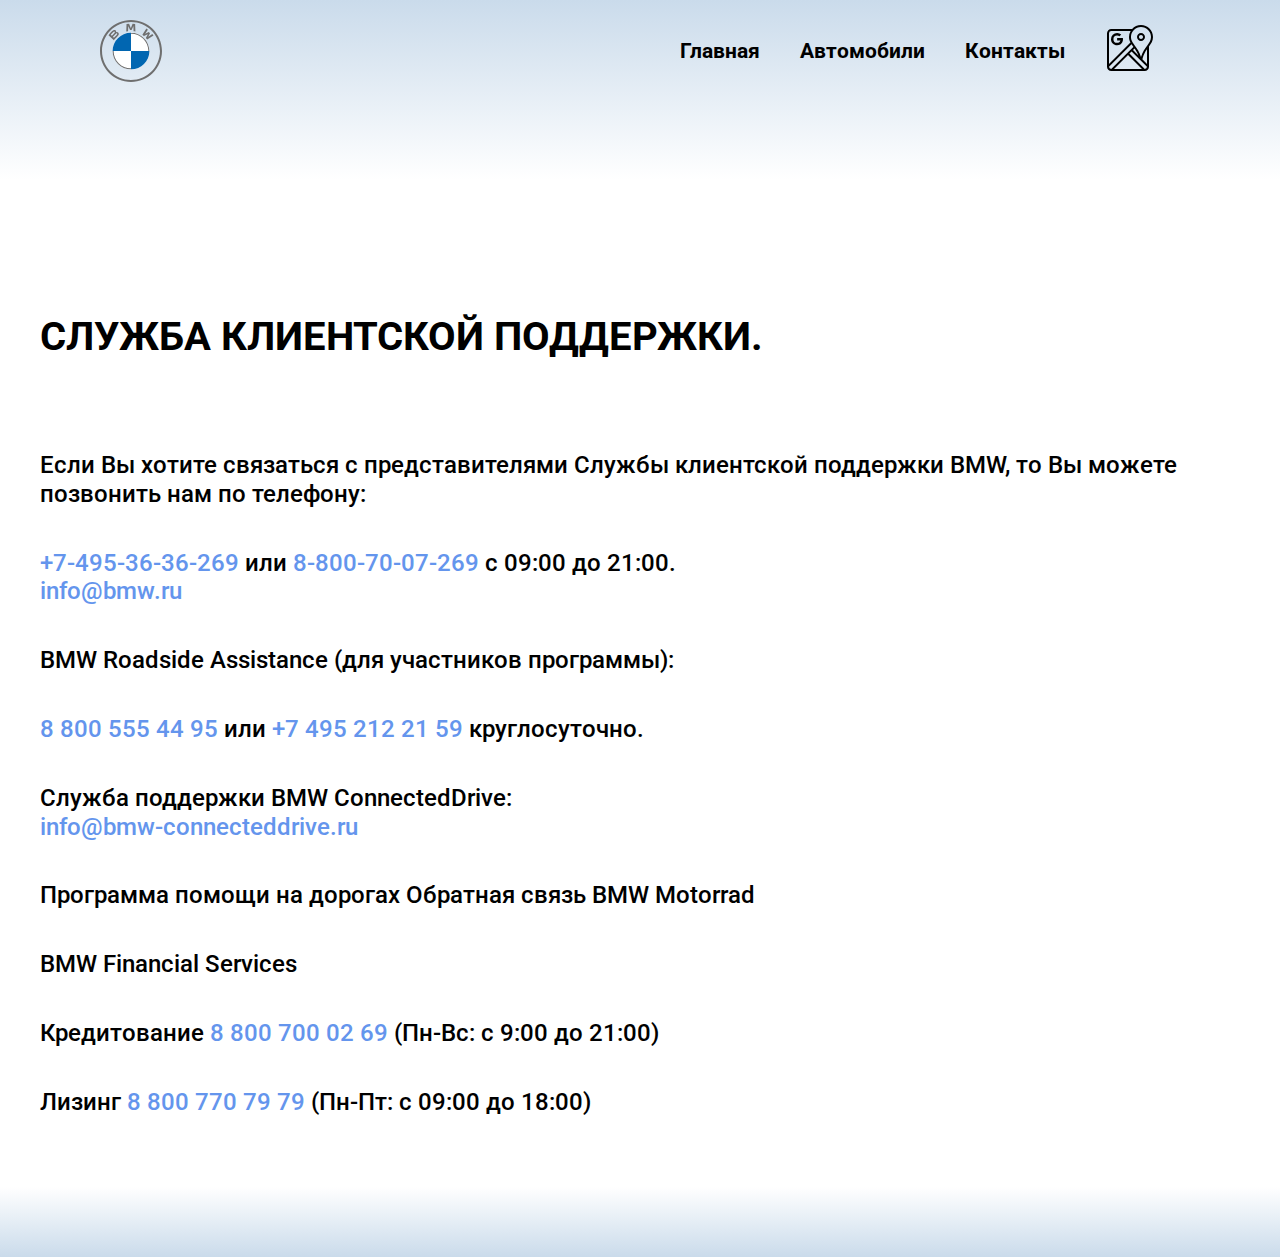
<file: contacts.html>
<!DOCTYPE html>
<html lang="ru">

<head>
  <meta charset="UTF-8">
  <meta name="viewport" content="width=device-width, initial-scale=1.0">
  <title>BMW</title>
<link rel="preconnect" href="https://fonts.googleapis.com">
<link rel="preconnect" href="https://fonts.gstatic.com" crossorigin>
<link href="https://fonts.googleapis.com/css2?family=Roboto:wght@500;700&display=swap" rel="stylesheet">
  <link rel="stylesheet" href="https://cdn.jsdelivr.net/npm/swiper@10/swiper-bundle.min.css">
  <link rel="stylesheet" href="css/reset.css">
  <link rel="stylesheet" href="css/style.min.css">
</head>

<body>
<header class="header">
  <div class="container">
    <div class="header__nav">
        <img src="images/BMW_logo.svg" alt="">
      <nav class="menu">
        <ul class="menu__list">
          <li class="menu__item">
            <a href="index.html" class="menu__link">Главная</a>
          </li>
          <li class="menu__item">
            <a href="all-models.html" class="menu__link">Автомобили</a>
          </li>
          <li class="menu__item">
            <a href="contacts.html" class="menu__link">Контакты</a>
          </li>
          <li class="menu__item">
            <a href="located.html" class="menu__link"><img src="images/locator.svg" alt=""></a>
          </li>
        </ul>
      </nav>
    </div>
  </div>
</header>
<main>
  <div class="wrapper">
    <section class="contacts">
      <div class="contacts__title">
        <h1>СЛУЖБА КЛИЕНТСКОЙ ПОДДЕРЖКИ.</h1>
      </div>
      <div class="contacts__text">
        <p>
          Если Вы хотите связаться с представителями Службы клиентской поддержки BMW, то Вы можете позвонить нам по телефону:
        </p>
        <p>
          <a href="tel:+74953636269">+7-495-36-36-269</a> или <a href="tel:88007007269">8-800-70-07-269</a> с 09:00 до 21:00. <br>
          <a href="mailto:info@bmw.ru">info@bmw.ru</a>
        </p>
        <p>
          BMW Roadside Assistance (для участников программы):
        </p>
        <p>
          <a href="tel:8 8005554495">
          8 800 555 44 95</a> или <a href="tel:+7495 2122159">+7 495 212 21 59</a> круглосуточно.
        </p>
        <p>
          Служба поддержки BMW ConnectedDrive:
          <a href="mailto:info@bmw-connecteddrive.ru"><br>info@bmw-connecteddrive.ru</a>
        </p>
        <p>
          Программа помощи на дорогах
          Обратная связь BMW Motorrad
        </p>
        <p>
          BMW Financial Services
        </p>
        <p>
          Кредитование <a href="tel:8800 7000269 ">8 800 700 02 69</a> (Пн-Вс: с 9:00 до 21:00)
        </p>
        <p>
          Лизинг <a href="tel:8800 7707979">8 800 770 79 79</a> (Пн-Пт: с 09:00 до 18:00)
        </p>
    </section>
  </div>
</main>
<footer class="main__footer">
  
</footer>
</body>

</html>
</file>
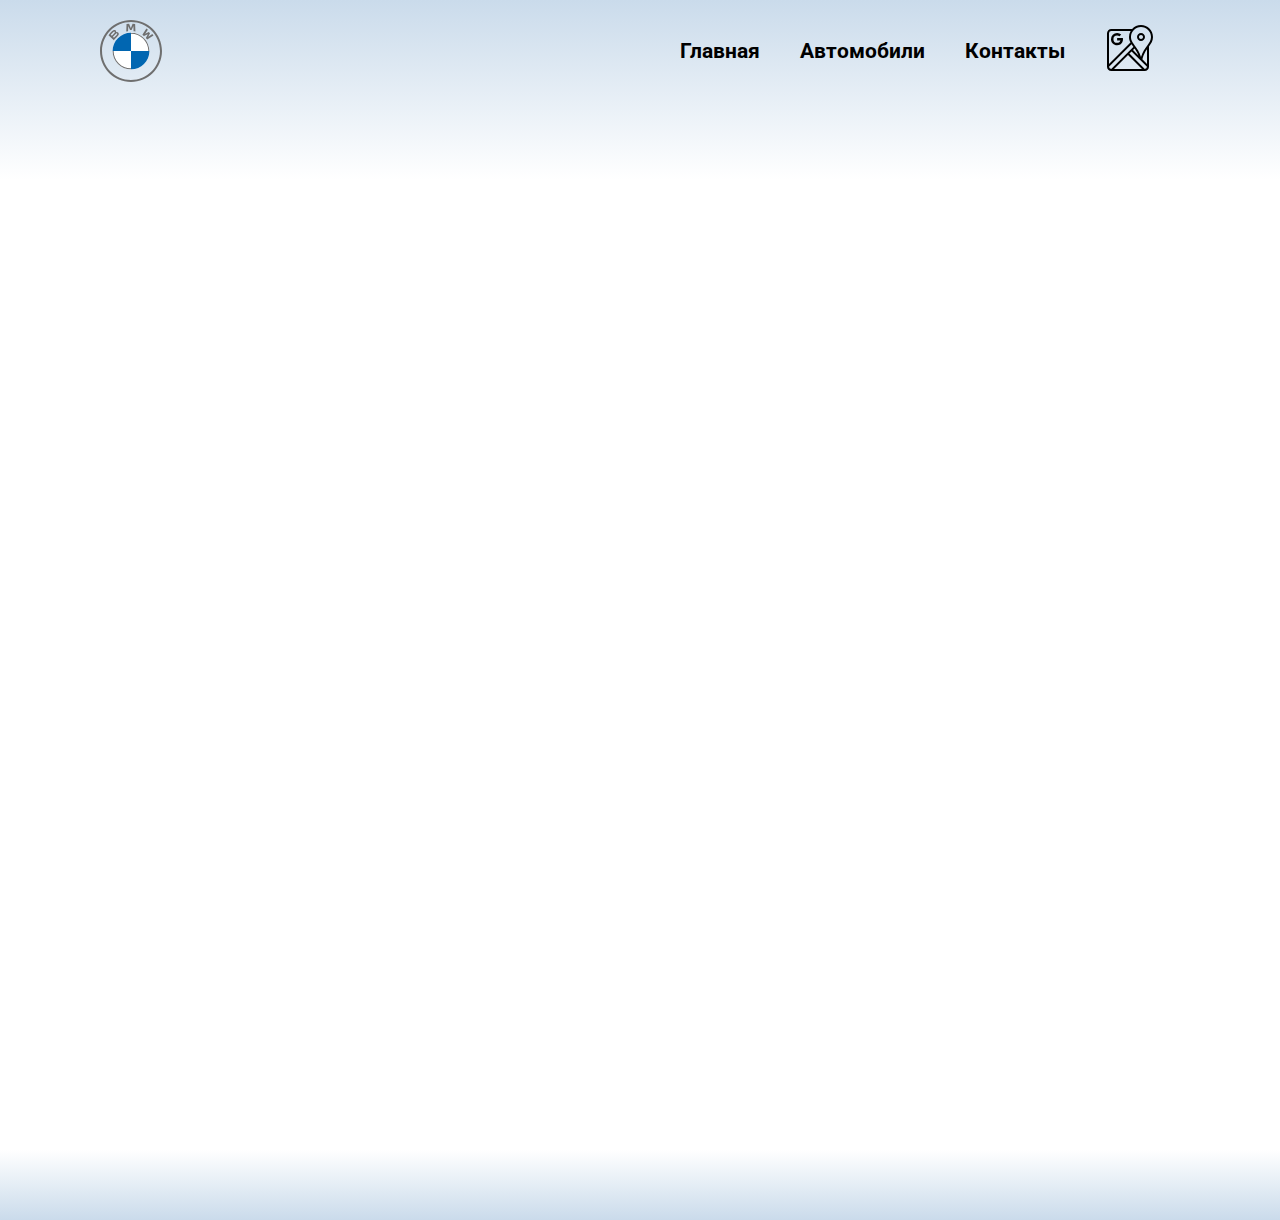
<file: located.html>
<!DOCTYPE html>
<html lang="ru">

<head>
  <meta charset="UTF-8">
  <meta name="viewport" content="width=device-width, initial-scale=1.0">
  <title>BMW</title>
<link rel="preconnect" href="https://fonts.googleapis.com">
<link rel="preconnect" href="https://fonts.gstatic.com" crossorigin>
<link href="https://fonts.googleapis.com/css2?family=Roboto:wght@500;700&display=swap" rel="stylesheet">
  <link rel="stylesheet" href="https://cdn.jsdelivr.net/npm/swiper@10/swiper-bundle.min.css">
  <link rel="stylesheet" href="css/reset.css">
  <link rel="stylesheet" href="css/style.min.css">
</head>

<body>
<header class="header">
  <div class="container">
    <div class="header__nav">
        <img src="images/BMW_logo.svg" alt="">
      <nav class="menu">
        <ul class="menu__list">
          <li class="menu__item">
            <a href="index.html" class="menu__link">Главная</a>
          </li>
          <li class="menu__item">
            <a href="all-models.html" class="menu__link">Автомобили</a>
          </li>
          <li class="menu__item">
            <a href="contacts.html" class="menu__link">Контакты</a>
          </li>
          <li class="menu__item">
            <a href="located.html" class="menu__link"><img src="images/locator.svg" alt=""></a>
          </li>
        </ul>
      </nav>
    </div>
  </div>
</header>
<main>
  <div class="wrapper">
    <div class="map">
      <iframe
        src="https://www.google.com/maps/embed?pb=!1m28!1m12!1m3!1d23992.851559772087!2d52.38164337799345!3d55.72738118450898!2m3!1f0!2f0!3f0!3m2!1i1024!2i768!4f13.1!4m13!3e6!4m5!1s0x43e01e4460cea823%3A0x1d90110f1df4b94a![base64]!3m2!1d55.7475016!2d52.417793599999996!4m5!1s0x43e01e6d1f5bdd71%3A0x2805e80730a4ccfb!2zQk1XLiDQotGA0LDQvdGB0KLQtdGF0KHQtdGA0LLQuNGBLiDQntGE0LjRhtC40LDQu9GM0L3Ri9C5INC00LjQu9C10YAsINCc0LXQvdC30LXQu9C40L3RgdC60LjQuSDRgtGA0LDQutGCLCDQndCw0LHQtdGA0LXQttC90YvQtSDQp9C10LvQvdGL!3m2!1d55.7068381!2d52.391273399999996!5e0!3m2!1sru!2sru!4v1697415011556!5m2!1sru!2sru"
        width="800" height="600" style="border:0;" allowfullscreen="" loading="lazy"
        referrerpolicy="no-referrer-when-downgrade"></iframe>
    </div>
  </div>
</main>
<footer class="main__footer">
  
</footer>
</body>

</html>
</file>
<file: css/style.min.css>
html{-webkit-box-sizing:border-box;box-sizing:border-box}*,*::before,*::after{-webkit-box-sizing:inherit;box-sizing:inherit}button{padding:0;border:none;background-color:rgba(0,0,0,0);cursor:pointer}ul{list-style:none}body{font-family:"Roboto",sans-serif;color:#000;font-size:calc(12px + 8*(100vw - 320px)/880);font-weight:500;line-height:1.2}.container{max-width:1200px;margin:0 auto}.container img{max-width:100%}.main__title{font-size:calc(12px + 20*(100vw - 320px)/880);font-weight:700;margin-bottom:20px}.content-item{display:none}.content-item.content-item__active{display:inline-block}a{color:inherit;text-decoration:none}.header{background:-webkit-gradient(linear, left top, left bottom, from(#CADBEB), to(rgba(235, 235, 235, 0)));background:linear-gradient(180deg, #CADBEB 0%, rgba(235, 235, 235, 0) 100%);min-height:20vh}.header__main{background:none;background-color:rgba(0,0,0,0);min-height:auto;position:absolute;z-index:5;left:0;right:0}.header__nav{display:-webkit-box;display:-ms-flexbox;display:flex;-webkit-box-align:center;-ms-flex-align:center;align-items:center;-webkit-box-pack:justify;-ms-flex-pack:justify;justify-content:space-between;padding:20px 0;margin:auto 60px}.wrapper__main{padding-top:7vh;max-width:1200px;margin:0 auto;font-weight:500}.wrapper__main img{-webkit-transition:1s;transition:1s;width:100%}.wrapper__main img:hover{-webkit-transform:scale(1.1);-ms-transform:scale(1.1);transform:scale(1.1)}.wrapper__main section{padding:7vh 3vh;display:grid;grid-template-columns:1fr 1fr;gap:10vh}.wrapper__main h2{text-transform:uppercase;font-weight:500;padding-bottom:4vh;font-size:36px}.wrapper__main li{list-style-type:disc;font-size:16px;padding-bottom:10px}.wrapper__main p{font-size:16px;padding-bottom:10px}.wrapper__X7{max-width:1200px;margin:0 auto;font-weight:500}.wrapper__X7 img{-webkit-transition:1s;transition:1s;width:100%}.wrapper__X7 img:hover{-webkit-transform:scale(1.1);-ms-transform:scale(1.1);transform:scale(1.1)}.wrapper__X7 section{display:grid;grid-template-columns:1fr 1fr;gap:10vh;margin-bottom:15vh}.wrapper__X7 h2{text-transform:uppercase;font-weight:500;padding-bottom:4vh;font-size:36px}.wrapper__X7 fd p{font-size:16px;line-height:1.5}.top{top:20vh;position:absolute;z-index:5;left:0;right:0}.top .title{font-size:56px;font-weight:700;color:#000}.top__image{width:100%;height:100vh}.menu__list{display:-webkit-box;display:-ms-flexbox;display:flex;-webkit-box-align:center;-ms-flex-align:center;align-items:center;gap:0 40px;font-weight:700;margin:auto 25px}.car__content-images{text-align:center;padding-bottom:20px}.car__content-images img{max-width:100%;width:990px}.title{font-size:calc(12px + 56*(100vw - 320px)/880);font-weight:700;position:relative;padding-top:0;z-index:-1;display:-webkit-box;display:-ms-flexbox;display:flex;-webkit-box-pack:center;-ms-flex-pack:center;justify-content:center}.choose-model{padding:45px 0 180px;text-align:center}.choose-model__title{font-size:calc(12px + 20*(100vw - 320px)/880);font-weight:700;min-width:555px;margin:0 auto 20px}.choose-model__text{min-width:555px;max-width:1025px;margin:0 auto 80px;font-weight:500}.choose-model__list{display:-webkit-box;display:-ms-flexbox;display:flex;gap:40px;-webkit-box-pack:center;-ms-flex-pack:center;justify-content:center}.choose-model_btn{border-radius:20px;border:1px solid #777;padding:10px 10px}.choose-model_btn img{max-width:100%}.choose-model_btn-active{display:none}.choose-model_text{font-size:calc(12px + 8*(100vw - 320px)/880);font-weight:500}.equipment{max-width:1300px;margin:0 auto 100px}.equipment__title{text-align:center}.equipment__text{text-align:center;margin:0 auto 40px;font-weight:500;font-size:16px}.equipment__inner{max-width:950px;margin:0 auto;display:-webkit-box;display:-ms-flexbox;display:flex;-webkit-box-pack:justify;-ms-flex-pack:justify;justify-content:space-between;margin-top:10vh;-ms-flex-wrap:wrap;flex-wrap:wrap}.equipment__inner img{height:400px}.equipment__inner-text{display:-webkit-box;display:-ms-flexbox;display:flex;-webkit-box-orient:vertical;-webkit-box-direction:normal;-ms-flex-direction:column;flex-direction:column;-webkit-box-pack:justify;-ms-flex-pack:justify;justify-content:space-between;gap:15pxs}.equipment__inner-text p{font-weight:500;width:520px;font-size:16px}.equipment__inner-text h4{font-size:calc(12px + 8*(100vw - 320px)/880);font-weight:700;margin:10px 10px}.equipment__inner-text li{list-style-type:disc}.engine{background:#fafafa;padding:80px 0 100px;text-align:center}.engine__text{max-width:825px;margin:0 auto 40px;font-weight:500;font-size:16px}.engine__title{padding-top:60px;margin-bottom:40px}.design__title{margin-bottom:80px}.design{background:#fafafa;padding:80px 0 0px;text-align:center;min-width:0}.design img{max-width:100%}.design p{font-weight:500;font-size:16px}.sell__price{display:-webkit-box;display:-ms-flexbox;display:flex;-webkit-box-pack:center;-ms-flex-pack:center;justify-content:center;-webkit-box-align:center;-ms-flex-align:center;align-items:center;padding-top:30px}.sell__price p{font-size:calc(12px + 12*(100vw - 320px)/880)}.buy__btn{padding:15px 58px;border-radius:30px;background-color:#000;font-weight:700;text-transform:uppercase;color:#fff;margin:50px 20px;font-size:calc(12px + 12*(100vw - 320px)/880);cursor:pointer}.filter__button{max-width:1200px;margin:0 auto;text-align:center;margin:50px auto}.filter__button .filter__btn{padding:15px 20px;border-radius:30px;background-color:#000;font-weight:700;text-transform:uppercase;color:#fff;font-size:calc(12px + 12*(100vw - 320px)/880);cursor:pointer}.footer{padding:50px 0 40px;background:#fafafa -webkit-gradient(linear, left top, left bottom, from(#CADBEB), color-stop(50%, rgba(235, 235, 235, 0)));background:#fafafa linear-gradient(180deg, #CADBEB 0%, rgba(235, 235, 235, 0) 50%);-webkit-transform:rotate(180deg);-ms-transform:rotate(180deg);transform:rotate(180deg)}.main__footer{padding:100px 0 40px;background:#fff -webkit-gradient(linear, left top, left bottom, from(#CADBEB), color-stop(50%, rgba(235, 235, 235, 0)));background:#fff linear-gradient(180deg, #CADBEB 0%, rgba(235, 235, 235, 0) 50%);-webkit-transform:rotate(180deg);-ms-transform:rotate(180deg);transform:rotate(180deg)}.swiper{height:auto}.slide__info{margin:0 auto;max-width:385px;text-align:justify}.slide__info h4{padding:10px 0}.main__filter{background-color:#fff}.filter__title{font-size:calc(12px + 22*(100vw - 320px)/880);padding-top:40px;padding-left:25vh;padding-right:25vh}.filter{background:#fafafa -webkit-gradient(linear, left top, left bottom, from(#fff), color-stop(50%, rgba(235, 235, 235, 0)));background:#fafafa linear-gradient(180deg, #fff 0%, rgba(235, 235, 235, 0) 50%);padding-top:6vh;padding-left:25vh;padding-right:25vh;display:grid;grid-template-columns:12% 80%;gap:2vh}.filter ul,.filter li{list-style:none;max-width:100px}.filter ul .line,.filter li .line{max-width:80px;border-bottom:1px solid #000;margin:0 auto}.filter__nav-btn{min-width:100px;padding:10px 10px;margin-top:7px}.filter__models{display:grid;grid-template-columns:repeat(auto-fill, minmax(30vh, 1fr));gap:10px}.filter__models-btn{border-radius:20px;border:1px solid #777;padding:5px 5px;max-width:26vh;max-height:25vh}.filter__models-btn a{background-color:rgba(0,0,0,0);max-width:100%;cursor:pointer}.filter__models-btn img{max-width:100%}.filter__models-btn h3{font-size:calc(12px + 2*(100vw - 320px)/880);padding-bottom:.5vh}.filter__models-btn p{font-size:calc(12px + 1*(100vw - 320px)/880)}.filter-item{display:none}.filter-item.filter-item__active{display:inline-block}.wrapper .contacts{padding-top:7vh;max-width:1200px;margin:0 auto;font-weight:500;margin-top:70px}.wrapper .contacts h1{text-transform:uppercase;font-size:40px;padding-bottom:50px}.wrapper .contacts p{font-size:24px;padding-top:40px}.wrapper .contacts p a{color:#6495ed}.map{width:100%;height:100vh;text-align:center}.map iframe{width:100%;height:100%}
</file>
